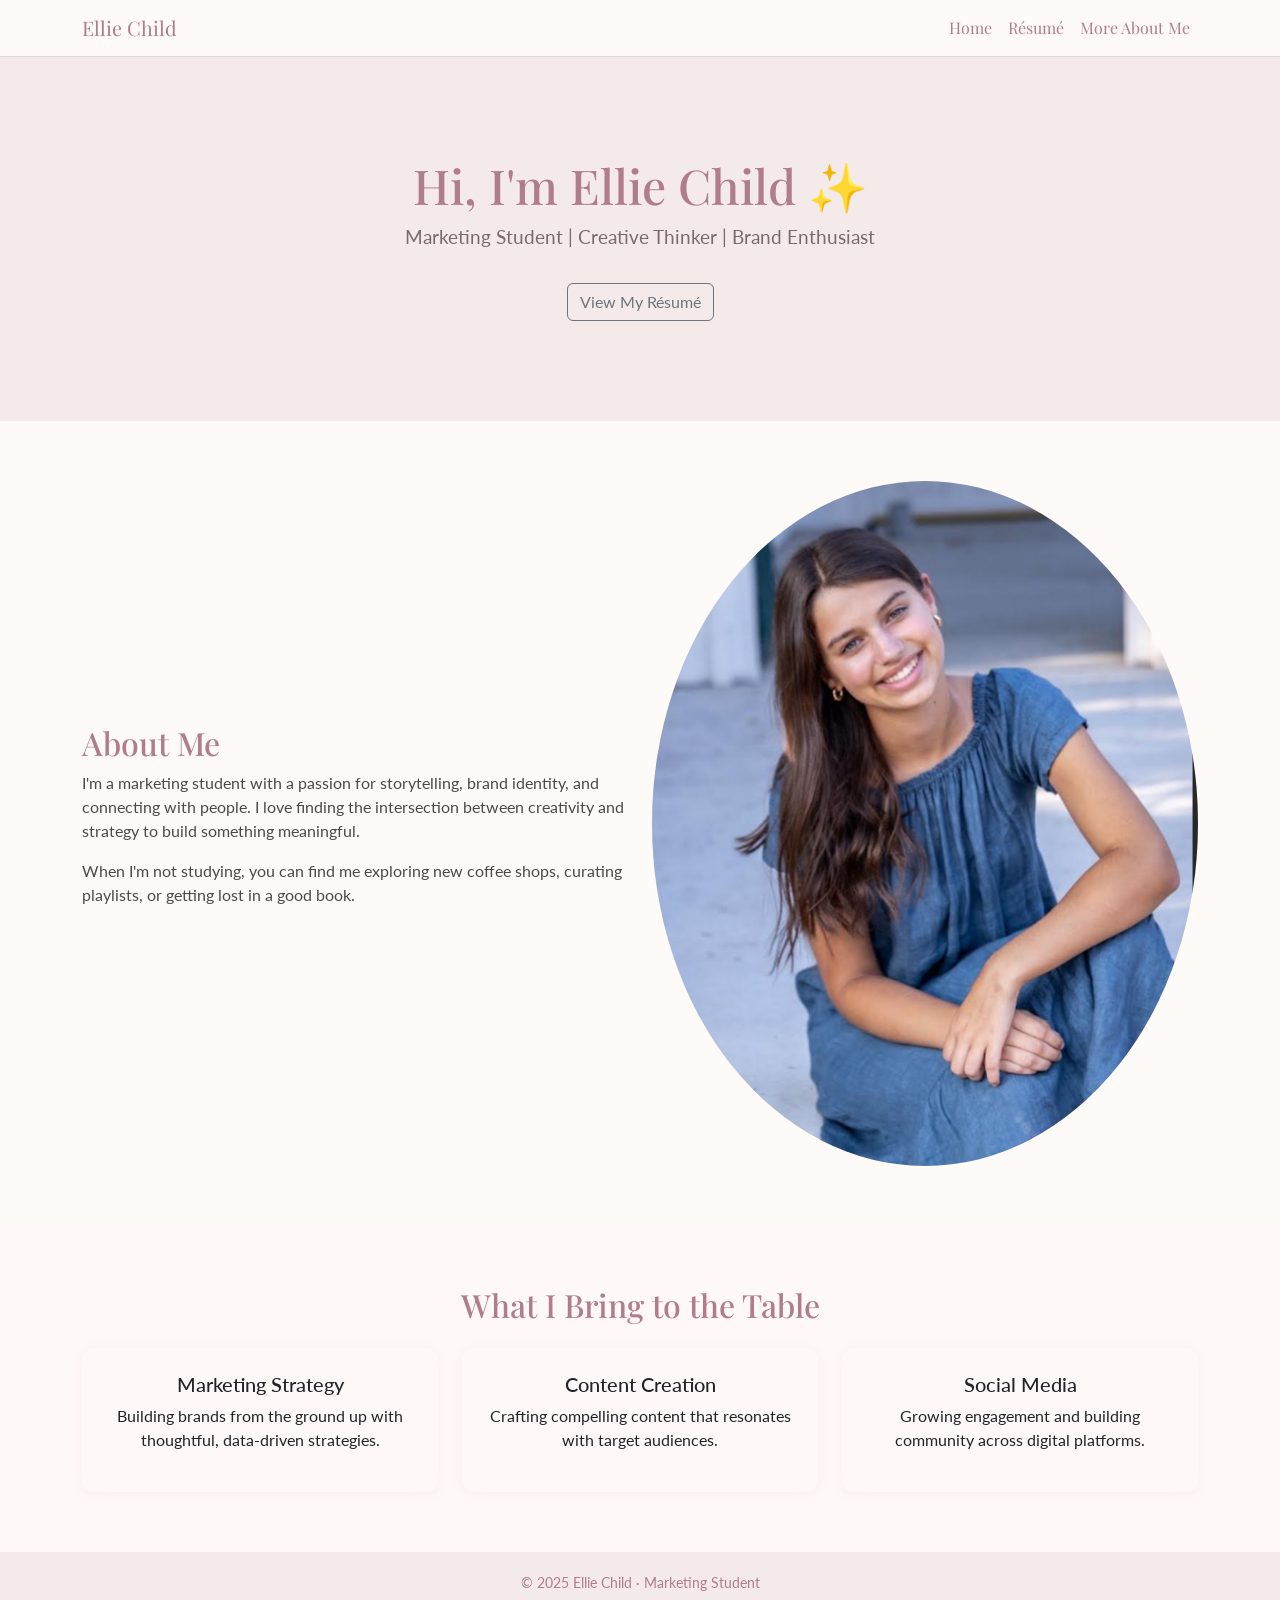
<file: index.html>
<!DOCTYPE html>
<html lang="en">
  <head>
    <meta charset="UTF-8" />
    <meta name="viewport" content="width=device-width, initial-scale=1.0" />
    <title>Ellie Child</title>
    <link rel="stylesheet" href="https://cdn.jsdelivr.net/npm/bootstrap@5.3.0/dist/css/bootstrap.min.css" />
    <link href="https://fonts.googleapis.com/css2?family=Playfair+Display:wght@400;600&family=Lato:wght@300;400&display=swap" rel="stylesheet" />
    <style>
      body {
        font-family: 'Lato', sans-serif;
        background-color: #fdfaf7;
        color: #4a4a4a;
      }
      h1, h2, h3 {
        font-family: 'Playfair Display', serif;
        color: #b07d8a;
      }
      .navbar {
        background-color: #fdfaf7;
        border-bottom: 1px solid #e8d5d5;
      }
      .navbar-brand, .nav-link {
        color: #b07d8a !important;
        font-family: 'Playfair Display', serif;
      }
      .hero {
        background-color: #f5eaea;
        padding: 100px 0;
        text-align: center;
      }
      .hero h1 {
        font-size: 3rem;
      }
      .hero p {
        font-size: 1.2rem;
        color: #7a6a6a;
      }
      .section {
        padding: 60px 0;
      }
      .card {
        border: none;
        background-color: #fff8f8;
        border-radius: 12px;
        box-shadow: 0 2px 12px rgba(176,125,138,0.08);
      }
      footer {
        background-color: #f5eaea;
        color: #b07d8a;
        text-align: center;
        padding: 20px;
        font-size: 0.9rem;
      }
    </style>
  </head>
  <body>

    <!-- Navbar -->
    <nav class="navbar navbar-expand-lg sticky-top">
      <div class="container">
        <a class="navbar-brand" href="#">Ellie Child</a>
        <button class="navbar-toggler" type="button" data-bs-toggle="collapse" data-bs-target="#navbarNav">
          <span class="navbar-toggler-icon"></span>
        </button>
        <div class="collapse navbar-collapse" id="navbarNav">
          <ul class="navbar-nav ms-auto">
            <li class="nav-item"><a class="nav-link" href="#">Home</a></li>
            <li class="nav-item"><a class="nav-link" href="resume.html">Résumé</a></li>
            <li class="nav-item"><a class="nav-link" href="scratch.html">More About Me</a></li>
          </ul>
        </div>
      </div>
    </nav>

    <!-- Hero Section -->
    <div class="hero">
      <div class="container">
        <h1>Hi, I'm Ellie Child ✨</h1>
        <p>Marketing Student | Creative Thinker | Brand Enthusiast</p>
        <a href="resume.html" class="btn btn-outline-secondary mt-3">View My Résumé</a>
      </div>
    </div>

    <!-- About Section -->
    <div class="section">
      <div class="container">
        <div class="row align-items-center">
          <div class="col-md-6">
            <h2>About Me</h2>
            <p>I'm a marketing student with a passion for storytelling, brand identity, and connecting with people. I love finding the intersection between creativity and strategy to build something meaningful.</p>
            <p>When I'm not studying, you can find me exploring new coffee shops, curating playlists, or getting lost in a good book.</p>
          </div>
          <div class="col-md-6 text-center">
            <img src="ellie.jpg.png" class="rounded-circle img-fluid" alt="Ellie Child" />
          </div>
        </div>
      </div>
    </div>

    <!-- Skills Section -->
    <div class="section" style="background-color: #fff8f8;">
      <div class="container">
        <h2 class="text-center mb-4">What I Bring to the Table</h2>
        <div class="row g-4">
          <div class="col-md-4">
            <div class="card p-4 text-center">
              <h5>Marketing Strategy</h5>
              <p>Building brands from the ground up with thoughtful, data-driven strategies.</p>
            </div>
          </div>
          <div class="col-md-4">
            <div class="card p-4 text-center">
              <h5>Content Creation</h5>
              <p>Crafting compelling content that resonates with target audiences.</p>
            </div>
          </div>
          <div class="col-md-4">
            <div class="card p-4 text-center">
              <h5>Social Media</h5>
              <p>Growing engagement and building community across digital platforms.</p>
            </div>
          </div>
        </div>
      </div>
    </div>

    <footer>
      <p>© 2025 Ellie Child · Marketing Student</p>
    </footer>

    <script src="https://cdn.jsdelivr.net/npm/bootstrap@5.3.0/dist/js/bootstrap.bundle.min.js"></script>
  </body>
</html>
</file>
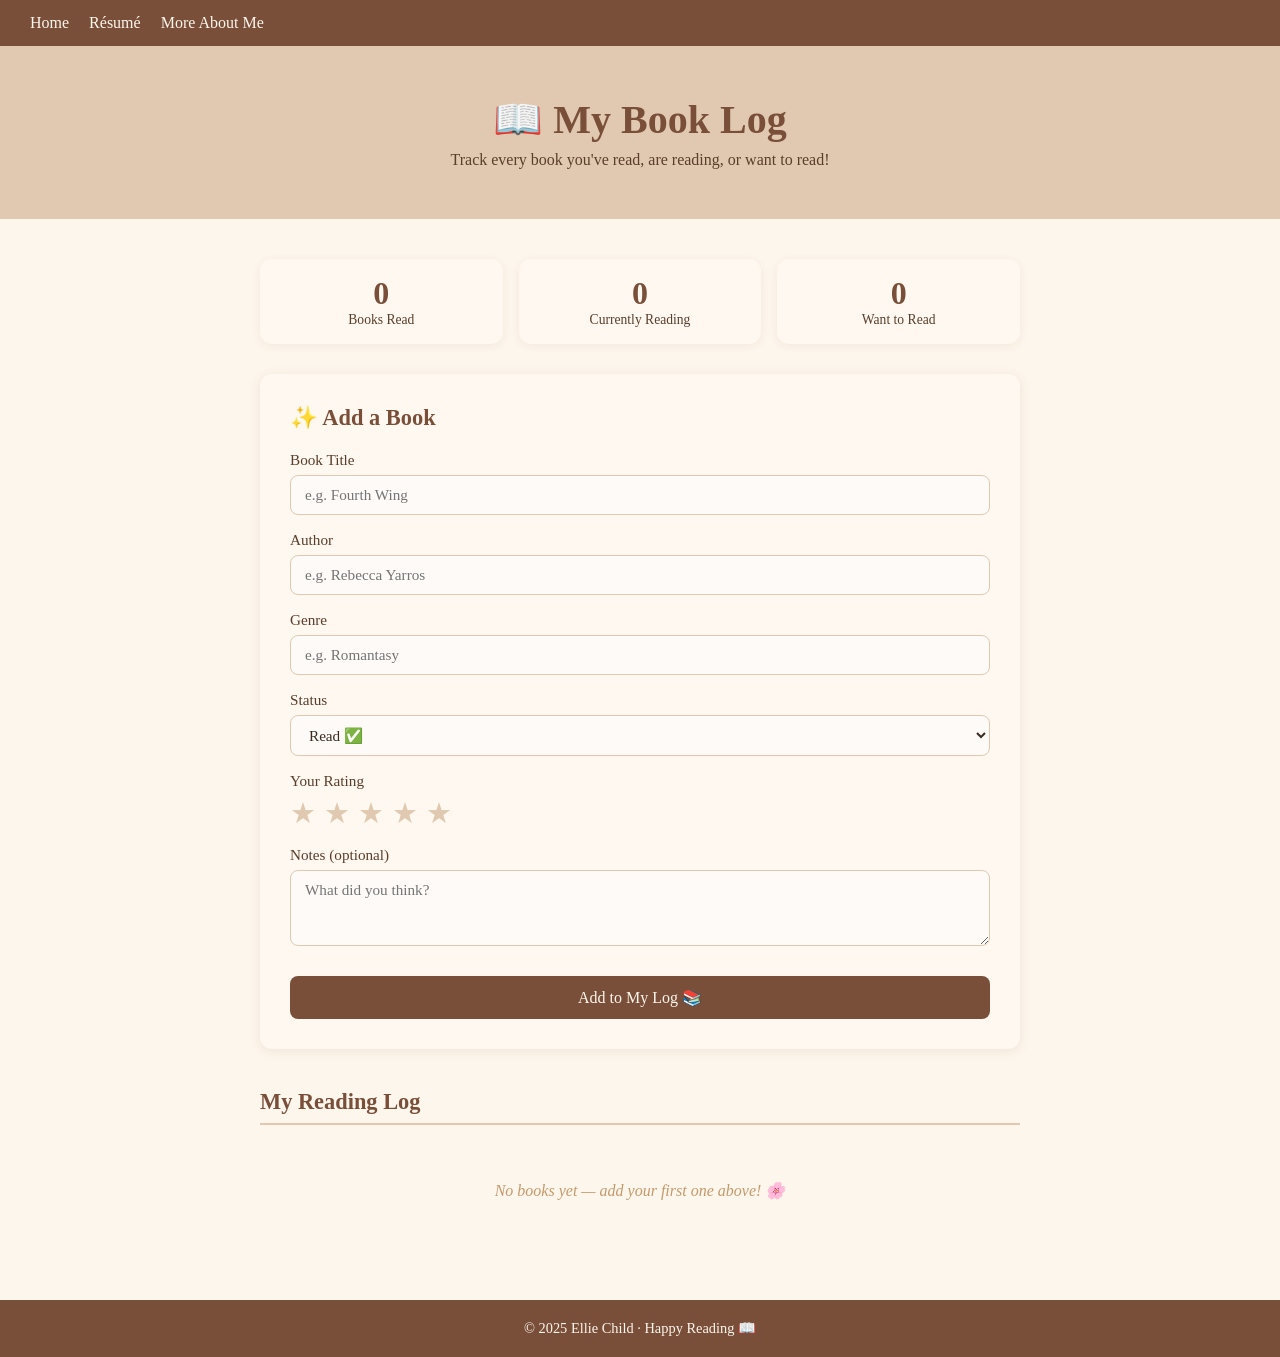
<file: app.html>
<!DOCTYPE html>
<html lang="en">
  <head>
    <meta charset="UTF-8" />
    <meta name="viewport" content="width=device-width, initial-scale=1.0" />
    <title>My Book Log – Ellie Child</title>
    <style>
      * { box-sizing: border-box; margin: 0; padding: 0; }

      body {
        font-family: 'Georgia', serif;
        background-color: #fdf6ec;
        color: #3d2b1f;
      }

      nav {
        background-color: #7a4f3a;
        padding: 14px 30px;
        display: flex;
        gap: 20px;
      }

      nav a {
        color: #fdf6ec;
        text-decoration: none;
        font-size: 1rem;
      }

      nav a:hover { text-decoration: underline; }

      .hero {
        background-color: #e0c9b0;
        text-align: center;
        padding: 50px 20px;
      }

      .hero h1 {
        font-size: 2.5rem;
        color: #7a4f3a;
      }

      .hero p {
        color: #5a3e2b;
        margin-top: 8px;
      }

      .container {
        max-width: 800px;
        margin: 40px auto;
        padding: 0 20px;
      }

      .form-card {
        background: #fff8f0;
        border-radius: 12px;
        padding: 30px;
        box-shadow: 0 2px 12px rgba(122,79,58,0.1);
        margin-bottom: 40px;
      }

      .form-card h2 {
        color: #7a4f3a;
        margin-bottom: 20px;
        font-size: 1.4rem;
      }

      .form-group {
        margin-bottom: 16px;
      }

      label {
        display: block;
        margin-bottom: 6px;
        font-size: 0.95rem;
        color: #5a3e2b;
      }

      input, select, textarea {
        width: 100%;
        padding: 10px 14px;
        border: 1px solid #e0c9b0;
        border-radius: 8px;
        font-family: 'Georgia', serif;
        font-size: 0.95rem;
        background-color: #fdfaf7;
        color: #3d2b1f;
      }

      input:focus, select:focus, textarea:focus {
        outline: none;
        border-color: #b07d8a;
      }

      .star-row {
        display: flex;
        gap: 8px;
        font-size: 1.8rem;
        cursor: pointer;
      }

      .star { color: #e0c9b0; transition: color 0.2s; }
      .star.selected { color: #c49a6c; }

      button {
        background-color: #7a4f3a;
        color: #fdf6ec;
        border: none;
        padding: 12px 28px;
        border-radius: 8px;
        font-family: 'Georgia', serif;
        font-size: 1rem;
        cursor: pointer;
        margin-top: 10px;
        width: 100%;
      }

      button:hover { background-color: #5a3e2b; }

      .books-section h2 {
        color: #7a4f3a;
        font-size: 1.4rem;
        margin-bottom: 16px;
        border-bottom: 2px solid #e0c9b0;
        padding-bottom: 8px;
      }

      .book-card {
        background: #fff8f0;
        border-radius: 12px;
        padding: 20px;
        margin-bottom: 16px;
        box-shadow: 0 2px 8px rgba(122,79,58,0.08);
        display: flex;
        justify-content: space-between;
        align-items: flex-start;
      }

      .book-info h3 {
        color: #7a4f3a;
        font-size: 1.1rem;
        margin-bottom: 4px;
      }

      .book-info p {
        font-size: 0.9rem;
        color: #5a3e2b;
        margin-bottom: 4px;
      }

      .book-stars { color: #c49a6c; font-size: 1.1rem; }

      .status-badge {
        display: inline-block;
        padding: 3px 10px;
        border-radius: 20px;
        font-size: 0.8rem;
        margin-top: 6px;
      }

      .status-read { background-color: #d4edda; color: #3a6b47; }
      .status-reading { background-color: #fff3cd; color: #856404; }
      .status-want { background-color: #f5eaea; color: #b07d8a; }

      .delete-btn {
        background: none;
        color: #b07d8a;
        border: 1px solid #e8d5d5;
        padding: 6px 12px;
        border-radius: 8px;
        font-size: 0.8rem;
        cursor: pointer;
        width: auto;
        margin-top: 0;
      }

      .delete-btn:hover { background-color: #f5eaea; }

      .empty-state {
        text-align: center;
        color: #c49a6c;
        padding: 40px;
        font-style: italic;
      }

      .stats-row {
        display: flex;
        gap: 16px;
        margin-bottom: 30px;
      }

      .stat-box {
        flex: 1;
        background: #fff8f0;
        border-radius: 12px;
        padding: 16px;
        text-align: center;
        box-shadow: 0 2px 8px rgba(122,79,58,0.08);
      }

      .stat-box .number {
        font-size: 2rem;
        color: #7a4f3a;
        font-weight: bold;
      }

      .stat-box .label {
        font-size: 0.85rem;
        color: #5a3e2b;
      }

      footer {
        background-color: #7a4f3a;
        color: #fdf6ec;
        text-align: center;
        padding: 20px;
        font-size: 0.9rem;
        margin-top: 60px;
      }
    </style>
  </head>
  <body>

    <nav>
      <a href="index.html">Home</a>
      <a href="resume.html">Résumé</a>
      <a href="scratch.html">More About Me</a>
    </nav>

    <div class="hero">
      <h1>📖 My Book Log</h1>
      <p>Track every book you've read, are reading, or want to read!</p>
    </div>

    <div class="container">

      <!-- Stats -->
      <div class="stats-row">
        <div class="stat-box">
          <div class="number" id="countRead">0</div>
          <div class="label">Books Read</div>
        </div>
        <div class="stat-box">
          <div class="number" id="countReading">0</div>
          <div class="label">Currently Reading</div>
        </div>
        <div class="stat-box">
          <div class="number" id="countWant">0</div>
          <div class="label">Want to Read</div>
        </div>
      </div>

      <!-- Add Book Form -->
      <div class="form-card">
        <h2>✨ Add a Book</h2>
        <div class="form-group">
          <label>Book Title</label>
          <input type="text" id="bookTitle" placeholder="e.g. Fourth Wing" />
        </div>
        <div class="form-group">
          <label>Author</label>
          <input type="text" id="bookAuthor" placeholder="e.g. Rebecca Yarros" />
        </div>
        <div class="form-group">
          <label>Genre</label>
          <input type="text" id="bookGenre" placeholder="e.g. Romantasy" />
        </div>
        <div class="form-group">
          <label>Status</label>
          <select id="bookStatus">
            <option value="read">Read ✅</option>
            <option value="reading">Currently Reading 📖</option>
            <option value="want">Want to Read 🌸</option>
          </select>
        </div>
        <div class="form-group">
          <label>Your Rating</label>
          <div class="star-row" id="starRow">
            <span class="star" data-val="1">★</span>
            <span class="star" data-val="2">★</span>
            <span class="star" data-val="3">★</span>
            <span class="star" data-val="4">★</span>
            <span class="star" data-val="5">★</span>
          </div>
        </div>
        <div class="form-group">
          <label>Notes (optional)</label>
          <textarea id="bookNotes" rows="3" placeholder="What did you think?"></textarea>
        </div>
        <button onclick="addBook()">Add to My Log 📚</button>
      </div>

      <!-- Book List -->
      <div class="books-section">
        <h2>My Reading Log</h2>
        <div id="bookList">
          <div class="empty-state">No books yet — add your first one above! 🌸</div>
        </div>
      </div>

    </div>

    <footer>
      <p>© 2025 Ellie Child · Happy Reading 📖</p>
    </footer>

    <script>
      let books = [];
      let selectedRating = 0;

      // Star rating
      document.querySelectorAll('.star').forEach(star => {
        star.addEventListener('click', () => {
          selectedRating = parseInt(star.getAttribute('data-val'));
          document.querySelectorAll('.star').forEach(s => {
            s.classList.toggle('selected', parseInt(s.getAttribute('data-val')) <= selectedRating);
          });
        });
      });

      function addBook() {
        const title = document.getElementById('bookTitle').value.trim();
        const author = document.getElementById('bookAuthor').value.trim();
        const genre = document.getElementById('bookGenre').value.trim();
        const status = document.getElementById('bookStatus').value;
        const notes = document.getElementById('bookNotes').value.trim();

        if (!title) { alert('Please enter a book title!'); return; }

        books.push({ title, author, genre, status, rating: selectedRating, notes, id: Date.now() });

        // Reset form
        document.getElementById('bookTitle').value = '';
        document.getElementById('bookAuthor').value = '';
        document.getElementById('bookGenre').value = '';
        document.getElementById('bookNotes').value = '';
        selectedRating = 0;
        document.querySelectorAll('.star').forEach(s => s.classList.remove('selected'));

        renderBooks();
      }

      function deleteBook(id) {
        books = books.filter(b => b.id !== id);
        renderBooks();
      }

      function renderBooks() {
        const list = document.getElementById('bookList');
        const countRead = books.filter(b => b.status === 'read').length;
        const countReading = books.filter(b => b.status === 'reading').length;
        const countWant = books.filter(b => b.status === 'want').length;

        document.getElementById('countRead').textContent = countRead;
        document.getElementById('countReading').textContent = countReading;
        document.getElementById('countWant').textContent = countWant;

        if (books.length === 0) {
          list.innerHTML = '<div class="empty-state">No books yet — add your first one above! 🌸</div>';
          return;
        }

        list.innerHTML = books.map(book => `
          <div class="book-card">
            <div class="book-info">
              <h3>${book.title}</h3>
              <p>${book.author ? 'by ' + book.author : ''} ${book.genre ? '· ' + book.genre : ''}</p>
              <div class="book-stars">${'★'.repeat(book.rating)}${'☆'.repeat(5 - book.rating)}</div>
              <span class="status-badge status-${book.status}">
                ${book.status === 'read' ? '✅ Read' : book.status === 'reading' ? '📖 Reading' : '🌸 Want to Read'}
              </span>
              ${book.notes ? `<p style="margin-top:8px; font-style:italic; font-size:0.9rem;">"${book.notes}"</p>` : ''}
            </div>
            <button class="delete-btn" onclick="deleteBook(${book.id})">Remove</button>
          </div>
        `).join('');
      }
    </script>

  </body>
</html>
</file>
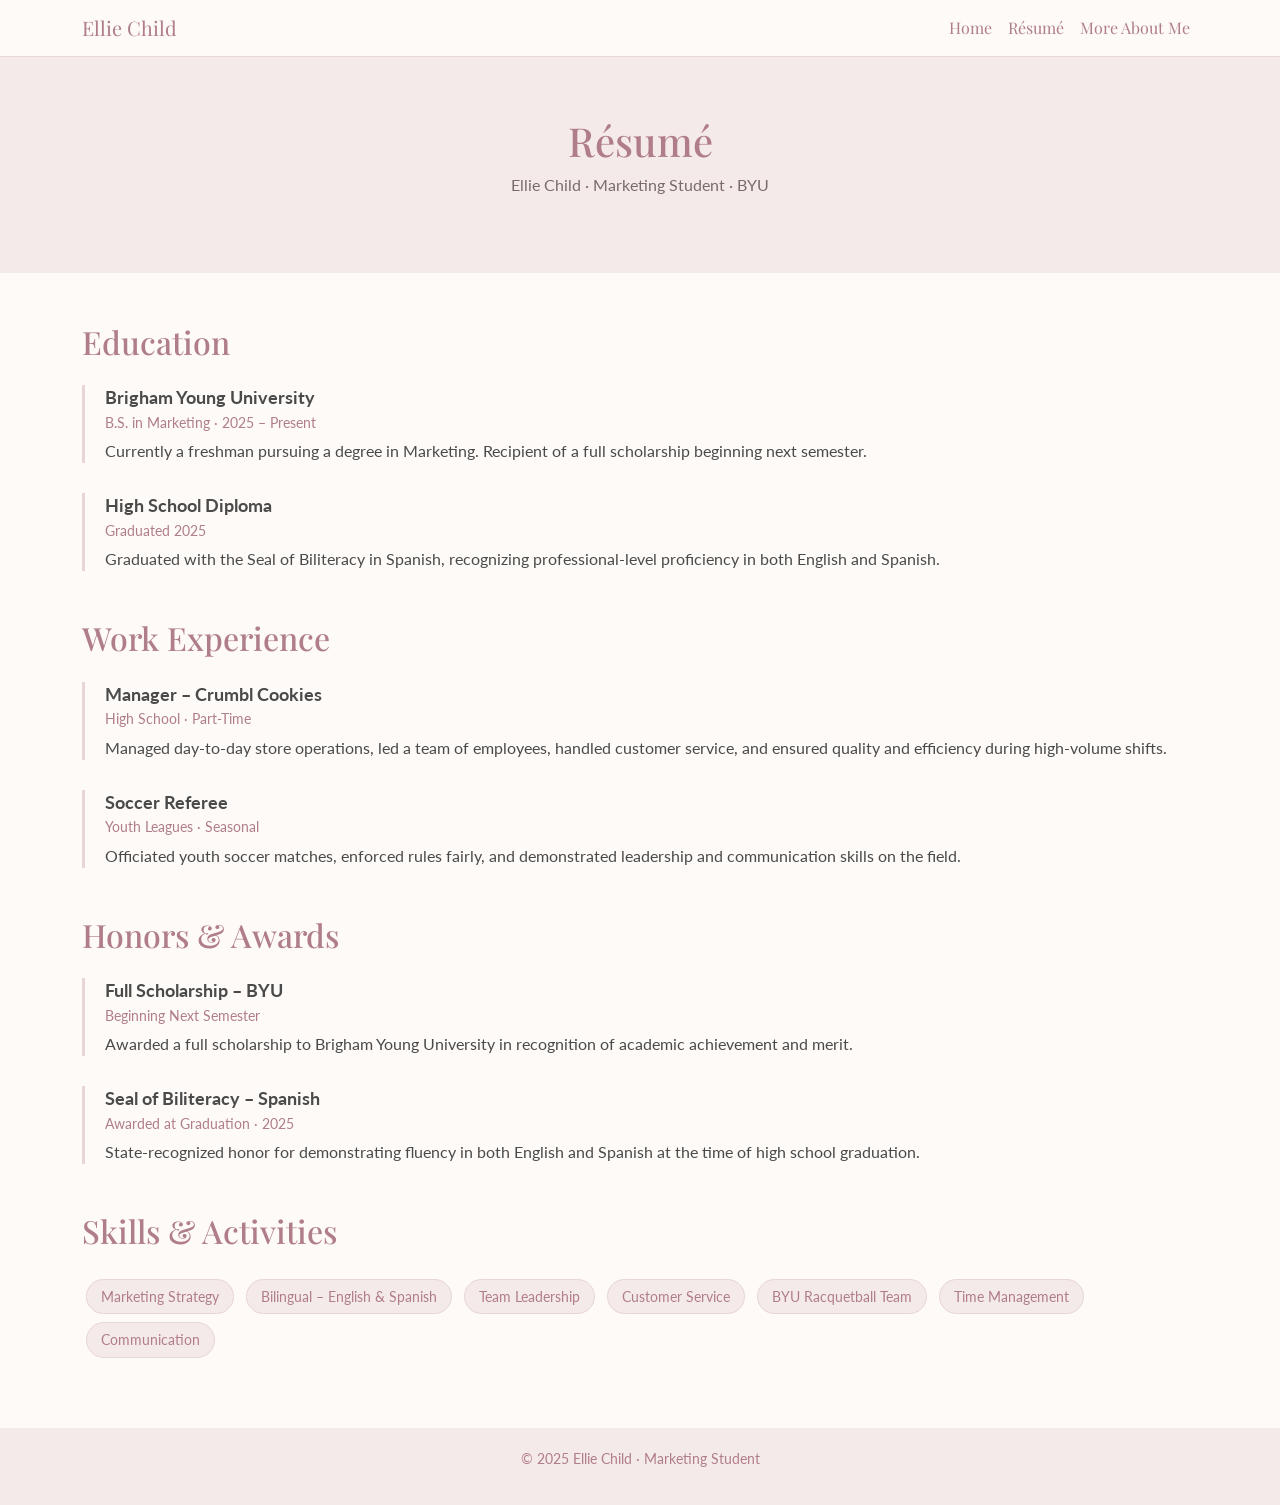
<file: resume.html>
<!DOCTYPE html>
<html lang="en">
  <head>
    <meta charset="UTF-8" />
    <meta name="viewport" content="width=device-width, initial-scale=1.0" />
    <title>Résumé – Ellie Child</title>
    <link rel="stylesheet" href="https://cdn.jsdelivr.net/npm/bootstrap@5.3.0/dist/css/bootstrap.min.css" />
    <link href="https://fonts.googleapis.com/css2?family=Playfair+Display:wght@400;600&family=Lato:wght@300;400&display=swap" rel="stylesheet" />
    <style>
      body {
        font-family: 'Lato', sans-serif;
        background-color: #fdfaf7;
        color: #4a4a4a;
      }
      h1, h2, h3, h4 {
        font-family: 'Playfair Display', serif;
        color: #b07d8a;
      }
      .navbar {
        background-color: #fdfaf7;
        border-bottom: 1px solid #e8d5d5;
      }
      .navbar-brand, .nav-link {
        color: #b07d8a !important;
        font-family: 'Playfair Display', serif;
      }
      .page-header {
        background-color: #f5eaea;
        padding: 60px 0;
        text-align: center;
      }
      .section {
        padding: 50px 0;
      }
      .resume-section {
        border-left: 3px solid #e8d5d5;
        padding-left: 20px;
        margin-bottom: 30px;
      }
      .badge-skill {
        background-color: #f5eaea;
        color: #b07d8a;
        border: 1px solid #e8d5d5;
        border-radius: 20px;
        padding: 6px 14px;
        margin: 4px;
        display: inline-block;
        font-size: 0.9rem;
      }
      .entry-title {
        font-weight: bold;
        color: #4a4a4a;
        font-size: 1.1rem;
      }
      .entry-meta {
        color: #b07d8a;
        font-size: 0.9rem;
        margin-bottom: 6px;
      }
      footer {
        background-color: #f5eaea;
        color: #b07d8a;
        text-align: center;
        padding: 20px;
        font-size: 0.9rem;
      }
    </style>
  </head>
  <body>

    <!-- Navbar -->
    <nav class="navbar navbar-expand-lg sticky-top">
      <div class="container">
        <a class="navbar-brand" href="index.html">Ellie Child</a>
        <button class="navbar-toggler" type="button" data-bs-toggle="collapse" data-bs-target="#navbarNav">
          <span class="navbar-toggler-icon"></span>
        </button>
        <div class="collapse navbar-collapse" id="navbarNav">
          <ul class="navbar-nav ms-auto">
            <li class="nav-item"><a class="nav-link" href="index.html">Home</a></li>
            <li class="nav-item"><a class="nav-link" href="resume.html">Résumé</a></li>
            <li class="nav-item"><a class="nav-link" href="scratch.html">More About Me</a></li>
          </ul>
        </div>
      </div>
    </nav>

    <!-- Header -->
    <div class="page-header">
      <h1>Résumé</h1>
      <p style="color:#7a6a6a;">Ellie Child · Marketing Student · BYU</p>
    </div>

    <div class="section">
      <div class="container">

        <!-- Education -->
        <h2 class="mb-4">Education</h2>

        <div class="resume-section">
          <div class="entry-title">Brigham Young University</div>
          <div class="entry-meta">B.S. in Marketing · 2025 – Present</div>
          <p>Currently a freshman pursuing a degree in Marketing. Recipient of a full scholarship beginning next semester.</p>
        </div>

        <div class="resume-section">
          <div class="entry-title">High School Diploma</div>
          <div class="entry-meta">Graduated 2025</div>
          <p>Graduated with the Seal of Biliteracy in Spanish, recognizing professional-level proficiency in both English and Spanish.</p>
        </div>

        <!-- Work Experience -->
        <h2 class="mb-4 mt-5">Work Experience</h2>

        <div class="resume-section">
          <div class="entry-title">Manager – Crumbl Cookies</div>
          <div class="entry-meta">High School · Part-Time</div>
          <p>Managed day-to-day store operations, led a team of employees, handled customer service, and ensured quality and efficiency during high-volume shifts.</p>
        </div>

        <div class="resume-section">
          <div class="entry-title">Soccer Referee</div>
          <div class="entry-meta">Youth Leagues · Seasonal</div>
          <p>Officiated youth soccer matches, enforced rules fairly, and demonstrated leadership and communication skills on the field.</p>
        </div>

        <!-- Honors & Awards -->
        <h2 class="mb-4 mt-5">Honors & Awards</h2>

        <div class="resume-section">
          <div class="entry-title">Full Scholarship – BYU</div>
          <div class="entry-meta">Beginning Next Semester</div>
          <p>Awarded a full scholarship to Brigham Young University in recognition of academic achievement and merit.</p>
        </div>

        <div class="resume-section">
          <div class="entry-title">Seal of Biliteracy – Spanish</div>
          <div class="entry-meta">Awarded at Graduation · 2025</div>
          <p>State-recognized honor for demonstrating fluency in both English and Spanish at the time of high school graduation.</p>
        </div>

        <!-- Skills -->
        <h2 class="mb-4 mt-5">Skills & Activities</h2>
        <div class="mb-3">
          <span class="badge-skill">Marketing Strategy</span>
          <span class="badge-skill">Bilingual – English & Spanish</span>
          <span class="badge-skill">Team Leadership</span>
          <span class="badge-skill">Customer Service</span>
          <span class="badge-skill">BYU Racquetball Team</span>
          <span class="badge-skill">Time Management</span>
          <span class="badge-skill">Communication</span>
        </div>

      </div>
    </div>

    <footer>
      <p>© 2025 Ellie Child · Marketing Student</p>
    </footer>

    <script src="https://cdn.jsdelivr.net/npm/bootstrap@5.3.0/dist/js/bootstrap.bundle.min.js"></script>
  </body>
</html>
</file>
